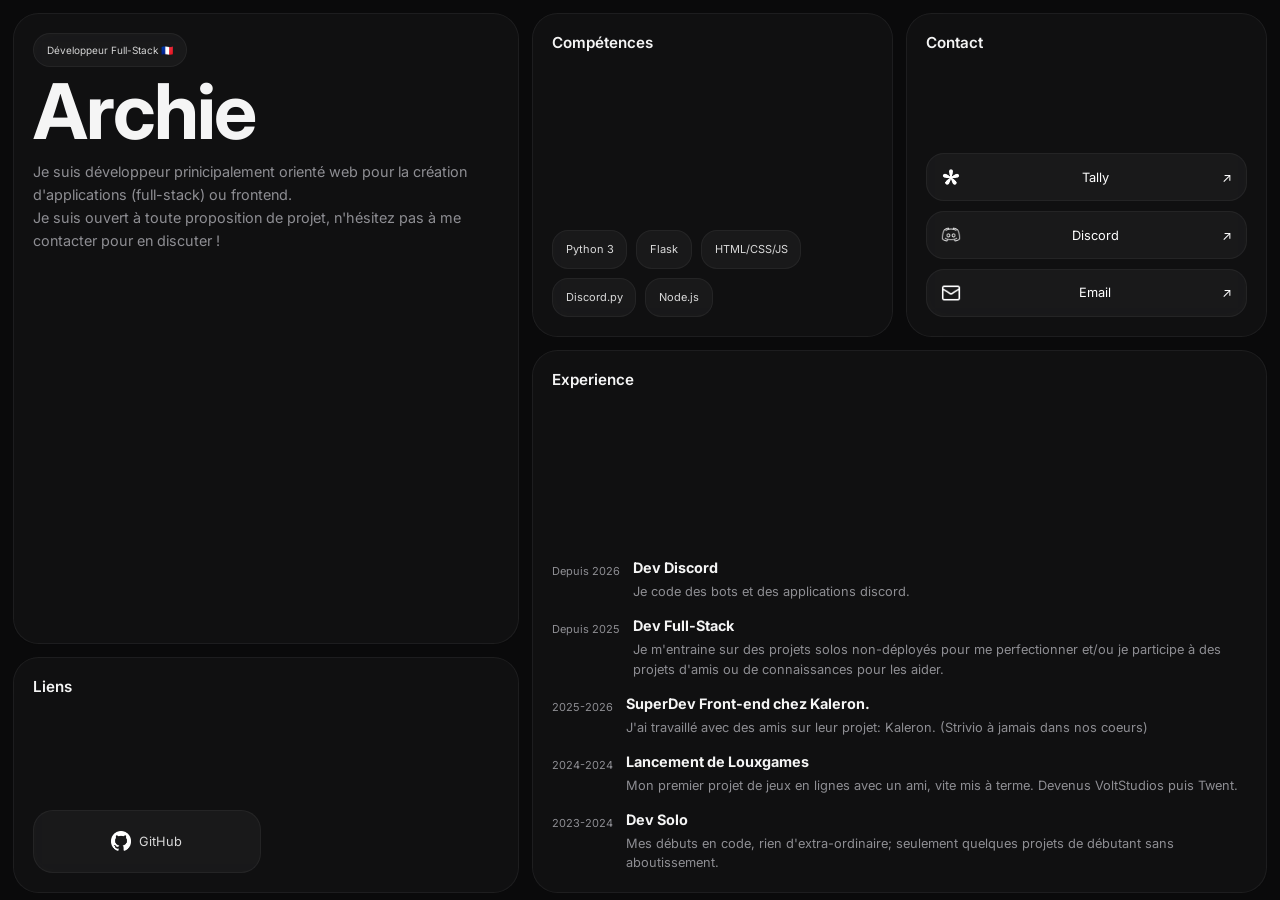
<file: index.html>
<!-- index.html -->
<!DOCTYPE html>
<html lang="fr">
<head>
  <meta charset="UTF-8" />
  <meta name="viewport" content="width=device-width, initial-scale=1.0" />

  <title>Archie — Portfolio</title>

  <link rel="preconnect" href="https://fonts.googleapis.com">
  <link rel="preconnect" href="https://fonts.gstatic.com" crossorigin>

  <link
    href="https://fonts.googleapis.com/css2?family=Inter:wght@300;400;500;600;700;800&display=swap"
    rel="stylesheet"
  />

  <link rel="stylesheet" href="styles.css" />
</head>

<body>

  <div class="noise"></div>

  <main class="bento-grid">

    <!-- PRESENTATION -->
    <section class="card presentation">

      <div class="top-bar">
        <div class="status">

        <span class="mini-badge">Développeur Full-Stack 🇫🇷</span>
      </div>

      <div class="presentation-content">
        <h1>
          Archie
        </h1>

        <p>
          Je suis développeur prinicipalement orienté web pour la création d'applications (full-stack) ou frontend. <br>
          Je suis ouvert à toute proposition de projet, n'hésitez pas à me contacter pour en discuter ! <br>
        </p>
      </div>

    </section>

    <!-- SKILLS -->
    <section class="card skills">

      <div class="section-head">
        <h2>Compétences</h2>
      </div>

      <div class="skills-grid">

        <div class="skill-tag">Python 3</div>
        <div class="skill-tag">Flask</div>
        <div class="skill-tag">HTML/CSS/JS</div>
        <div class="skill-tag">Discord.py</div>
        <div class="skill-tag">Node.js</div>

      </div>

    </section>

    <!-- EXPERIENCE -->
    <section class="card experience">

      <div class="section-head">
        <h2>Experience</h2>
      </div>

      <div class="timeline">
            <div class="timeline-item">
          <div class="timeline-left">
            <span>Depuis 2026</span>
          </div>

          <div class="timeline-right">
            <h3>Dev Discord</h3>
            <p>Je code des bots et des applications discord.</p>
          </div>
        </div>

        <div class="timeline-item">
          <div class="timeline-left">
            <span>Depuis 2025</span>
          </div>

          <div class="timeline-right">
            <h3>Dev Full-Stack</h3>
            <p>Je m'entraine sur des projets solos non-déployés pour me perfectionner et/ou je participe à des projets d'amis ou de connaissances pour les aider.</p>
          </div>
        </div>

        <div class="timeline-item">
          <div class="timeline-left">
            <span>2025-2026</span>
          </div>

          <div class="timeline-right">
            <h3>SuperDev Front-end chez Kaleron.</h3>
            <p>J'ai travaillé avec des amis sur leur projet: Kaleron. (Strivio à jamais dans nos coeurs)</p>
          </div>
        </div>

        <div class="timeline-item">
          <div class="timeline-left">
            <span>2024-2024</span>
          </div>

          <div class="timeline-right">
            <h3>Lancement de Louxgames</h3>
            <p>Mon premier projet de jeux en lignes avec un ami, vite mis à terme. Devenus VoltStudios puis Twent.</p>
          </div>
        </div>

        <div class="timeline-item">
          <div class="timeline-left">
            <span>2023-2024</span>
          </div>

          <div class="timeline-right">
            <h3>Dev Solo</h3>
            <p>Mes débuts en code, rien d'extra-ordinaire; seulement quelques projets de débutant sans aboutissement.</p>
          </div>
        </div>

      </div>

    </section>

    <!-- CONTACT -->
    <section class="card contact">

      <div class="section-head">
        <h2>Contact</h2>
      </div>

      <div class="contact-buttons">

        <a href="https://tally.so/r/vGJo6l">
          <img src="icons/tally.png" alt="Tally" style="width: 20px; height: 20px; margin-right: 8px;" />
          <span>Tally</span>
          <span>↗</span>
        </a>

        <a href="https://dsc.gg/archielevrai">
          <img src="icons/discord.png" alt="Discord" style="width: 20px; height: 20px; margin-right: 8px;" />
          <span>Discord</span>
          <span>↗</span>
        </a>

        <a href="mailto:hello.twarf@proton.me">
          <img src="icons/mail.png" alt="Email" style="width: 20px; height: 20px; margin-right: 8px;" />
          <span>Email</span>
          <span>↗</span>
        </a>

      </div>

    </section>

    <!-- LINKS -->
    <section class="card links">

      <div class="section-head">
        <h2>Liens</h2>
      </div>

      <div class="links-grid">

        <a href="https://github.com/Archie442" target="_blank">
          <img src="icons/github.png" alt="GitHub" style="width: 20px; height: 20px; margin-right: 8px;" />
          <span>GitHub</span>
        </a>

      </div>

    </section>

  </main>

</body>
</html>
</file>
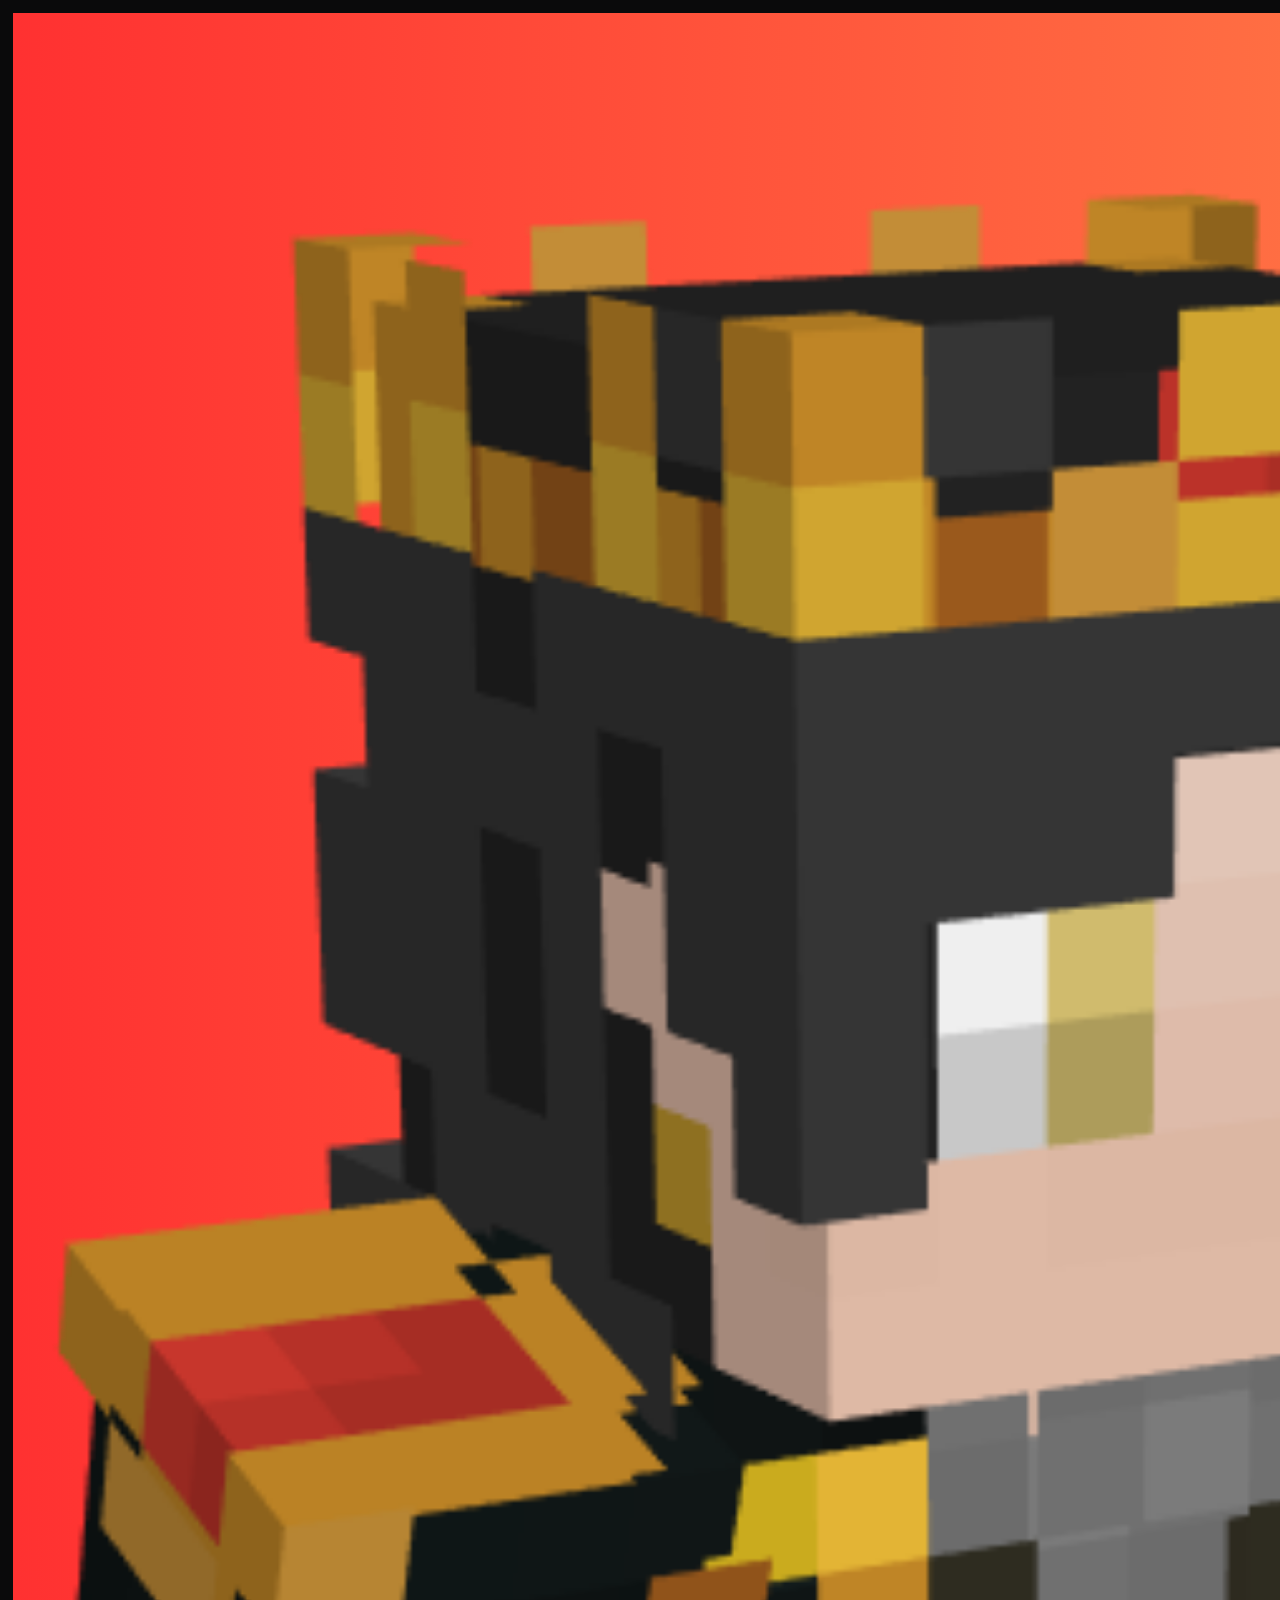
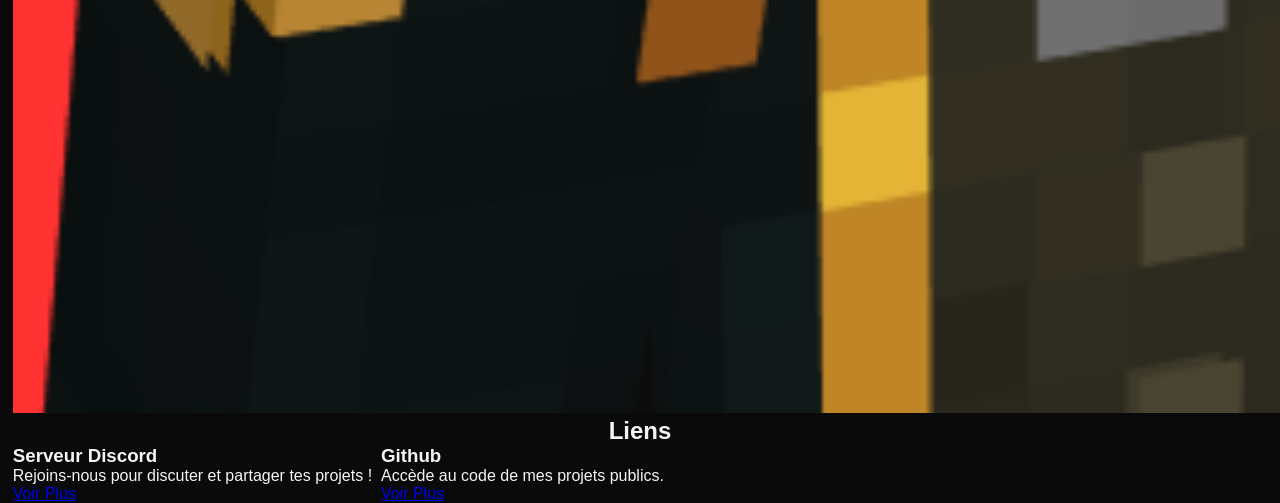
<file: links/index.html>
<!DOCTYPE html>
<html lang="en">
<head>
    <meta charset="UTF-8">
    <meta name="viewport" content="width=device-width, initial-scale=1.0">
    <title>Archie</title>
    <link rel="stylesheet" href="/styles.css">
    <link rel="icon" href="/logo_pp.png">
</head>
<body>
    <header>
        <div class="container">
            <img src="/logo_pp.png" alt="Twarf" class="profile-img" onclick="window.location.href='/'">
        </div>
    </header>
    <section class="section">
        <div class="container">
            <center>
                <h2><span class="neon-text">Liens</span></h2>
            </center>
            <div class="skills-grid">
                <div class="skill-card">
                    <h3>Serveur Discord</h3>
                    <p>Rejoins-nous pour discuter et partager tes projets !</p>
                    <a href="https://dsc.gg/Archielevrai" class="btn">Voir Plus</a>
                </div>
                <div class="skill-card">
                    <h3>Github</h3>
                    <p>Accède au code de mes projets publics.</p>
                    <a href="https://github.com/Archie442" class="btn">Voir Plus</a>
                </div>
            </div>
        </div>

    </section>
</body>
</html>
</file>
<file: styles.css>
*{
  margin:0;
  padding:0;
  box-sizing:border-box;
}

:root{

  --bg:#0a0a0b;

  --surface:
    rgba(18,18,20,.78);

  --surface-hover:
    rgba(24,24,27,.92);

  --border:
    rgba(255,255,255,.06);

  --text:#f5f5f5;

  --muted:#8e8e93;

  --radius:clamp(18px,2vw,34px);
}

html,
body{
  width:100%;
  height:100%;
}

body{

  font-family:"Inter",sans-serif;

  background:var(--bg);

  color:var(--text);

  overflow:hidden;

  padding:clamp(10px,1vw,18px);

  position:relative;
}

/* NOISE */

.noise{

  position:fixed;
  inset:0;

  pointer-events:none;

  opacity:.03;

  background-image:
    radial-gradient(
      rgba(255,255,255,1) .5px,
      transparent .5px
    );

  background-size:6px 6px;
}

/* GRID */

.bento-grid{

  width:100%;
  height:calc(100vh - 20px);

  display:grid;

  gap:clamp(10px,1vw,18px);

  grid-template-columns:
    1.4fr
    1fr
    1fr;

  grid-template-rows:
    1.1fr
    1fr
    .8fr;

  grid-template-areas:

    "presentation skills contact"
    "presentation experience experience"
    "links experience experience";
}

/* CARDS */

.card{

  background:var(--surface);

  border:
    1px solid var(--border);

  border-radius:var(--radius);

  padding:
    clamp(18px,1.5vw,30px);

  backdrop-filter:blur(18px);

  overflow:hidden;

  min-width:0;
  min-height:0;

  position:relative;

  transition:
    transform .2s ease,
    background .2s ease,
    border .2s ease;
}

.card:hover{

  transform:translateY(-2px);

  background:var(--surface-hover);

  border-color:
    rgba(255,255,255,.12);
}

/* AREAS */

.presentation{
  grid-area:presentation;

  display:flex;
  flex-direction:column;
  justify-content:space-between;

  min-height:0;
}

.skills{
  grid-area:skills;

  display:flex;
  flex-direction:column;
}

.contact{
  grid-area:contact;

  display:flex;
  flex-direction:column;
}

.experience{
  grid-area:experience;

  display:flex;
  flex-direction:column;
}

.links{

  display:flex;
  flex-direction:column;

  justify-content:space-between;

  gap:20px;

  min-height:0;
}

/* TOP */

.top-bar{

  display:flex;
  justify-content:space-between;
  align-items:center;

  gap:10px;

  flex-wrap:wrap;
}

.status{

  display:flex;
  align-items:center;
  gap:10px;

  min-width:0;
}

.dot{

  width:8px;
  height:8px;

  flex-shrink:0;

  border-radius:50%;

  background:#8dff9d;

  box-shadow:0 0 10px #8dff9d;
}

.status p{

  color:var(--muted);

  font-size:clamp(11px,.8vw,13px);

  white-space:nowrap;
}

.mini-badge{

  padding:
    clamp(8px,.8vw,10px)
    clamp(10px,1vw,14px);

  border-radius:999px;

  background:
    rgba(255,255,255,.04);

  border:
    1px solid rgba(255,255,255,.05);

  font-size:
    clamp(10px,.75vw,12px);

  color:#d5d5d5;

  white-space:nowrap;
}

/* PRESENTATION */

.presentation-content{

  margin-top:auto;

  min-height:0;
}

.presentation h1{

  font-size:
    clamp(3rem,6vw,7rem);

  line-height:.9;

  letter-spacing:
    clamp(-2px,-.3vw,-5px);

  margin-bottom:
    clamp(14px,1vw,26px);

  word-break:break-word;
}

.presentation p{

  max-width:100%;

  font-size:
    clamp(.9rem,1vw,1.1rem);

  line-height:1.6;

  color:var(--muted);

  overflow-wrap:anywhere;
}

/* SECTION HEAD */

.section-head{

  display:flex;
  align-items:center;

  gap:12px;

  margin-bottom:
    clamp(18px,1.5vw,28px);

  flex-wrap:wrap;
}

.section-number{

  font-size:
    clamp(10px,.7vw,12px);

  color:var(--muted);

  letter-spacing:1px;
}

.section-head h2{

  font-size:
    clamp(.95rem,1vw,1.1rem);

  font-weight:600;
}

/* SKILLS */

.skills-grid{

  display:flex;
  flex-wrap:wrap;

  gap:
    clamp(8px,.7vw,12px);

  margin-top:auto;

  overflow:hidden;
}

.skill-tag{

  padding:
    clamp(10px,.9vw,14px)
    clamp(12px,1vw,18px);

  border-radius:16px;

  background:
    rgba(255,255,255,.04);

  border:
    1px solid rgba(255,255,255,.05);

  font-size:
    clamp(11px,.8vw,14px);

  color:#dadada;

  transition:.2s ease;

  white-space:nowrap;
}

.skill-tag:hover{

  background:
    rgba(255,255,255,.08);
}

/* EXPERIENCE */

.timeline{

  display:flex;
  flex-direction:column;

  gap:
    clamp(16px,1vw,26px);

  margin-top:auto;

  overflow:hidden;
}

.timeline-item{

  display:flex;

  gap:
    clamp(12px,1vw,22px);

  min-width:0;
}

.timeline-left{

  flex-shrink:0;
}

.timeline-left span{

  color:var(--muted);

  font-size:
    clamp(11px,.8vw,14px);
}

.timeline-right{

  min-width:0;
}

.timeline-right h3{

  font-size:
    clamp(.9rem,.95vw,1rem);

  margin-bottom:6px;
}

.timeline-right p{

  color:var(--muted);

  line-height:1.5;

  font-size:
    clamp(.8rem,.85vw,.95rem);

  overflow-wrap:anywhere;
}

/* CONTACT */

.contact-buttons{

  display:flex;
  flex-direction:column;

  gap:
    clamp(10px,.8vw,14px);

  margin-top:auto;
}

.contact-buttons a{

  display:flex;
  justify-content:space-between;
  align-items:center;

  gap:10px;

  text-decoration:none;

  color:white;

  padding:
    clamp(12px,1vw,18px)
    clamp(14px,1vw,20px);

  border-radius:18px;

  background:
    rgba(255,255,255,.04);

  border:
    1px solid rgba(255,255,255,.05);

  transition:.2s ease;

  font-size:
    clamp(.8rem,.9vw,.95rem);
}

.contact-buttons a:hover{

   background:
    rgba(255,255,255,.08);
}

/* LINKS */

.links-grid{

  display:grid;

  grid-template-columns:
    repeat(2,1fr);

  gap:
    clamp(10px,.8vw,14px);

  margin-top:auto;

  min-height:0;
}

.links-grid a{

  display:flex;
  align-items:center;
  justify-content:center;

  text-decoration:none;

  color:#d9d9d9;

  min-height:
    clamp(60px,8vh,90px);

  border-radius:20px;

  background:
    rgba(255,255,255,.04);

  border:
    1px solid rgba(255,255,255,.05);

  transition:.2s ease;

  font-size:
    clamp(.8rem,.9vw,.95rem);

  text-align:center;

  padding:10px;
    min-height:
    clamp(56px,7vh,82px);
}
.links-grid a:hover{

  background:
    rgba(255,255,255,.1);

  color:white;
}

/* ========================= */
/* TABLET */
/* ========================= */

@media (max-width:1100px){

  body{
    overflow-y:auto;
    height:auto;
  }

  .bento-grid{

    height:auto;

    grid-template-columns:
      1fr 1fr;

    grid-template-areas:

      "presentation presentation"
      "skills contact"
      "experience experience"
      "links links";
  }
}

/* ========================= */
/* MOBILE */
/* ========================= */

@media (max-width:768px){

  body{

    overflow-y:auto;

    height:auto;

    padding:12px;
  }

  .bento-grid{

    display:flex;
    flex-direction:column;

    height:auto;

    gap:12px;
  }

  .card{

    border-radius:24px;
  }

  .presentation h1{

    font-size:3.5rem;
  }

  .top-bar{

    flex-direction:column;
    align-items:flex-start;
  }

  .links-grid{

    grid-template-columns:1fr;
  }

  .timeline-item{

    flex-direction:column;

    gap:6px;
  }
}
</file>
